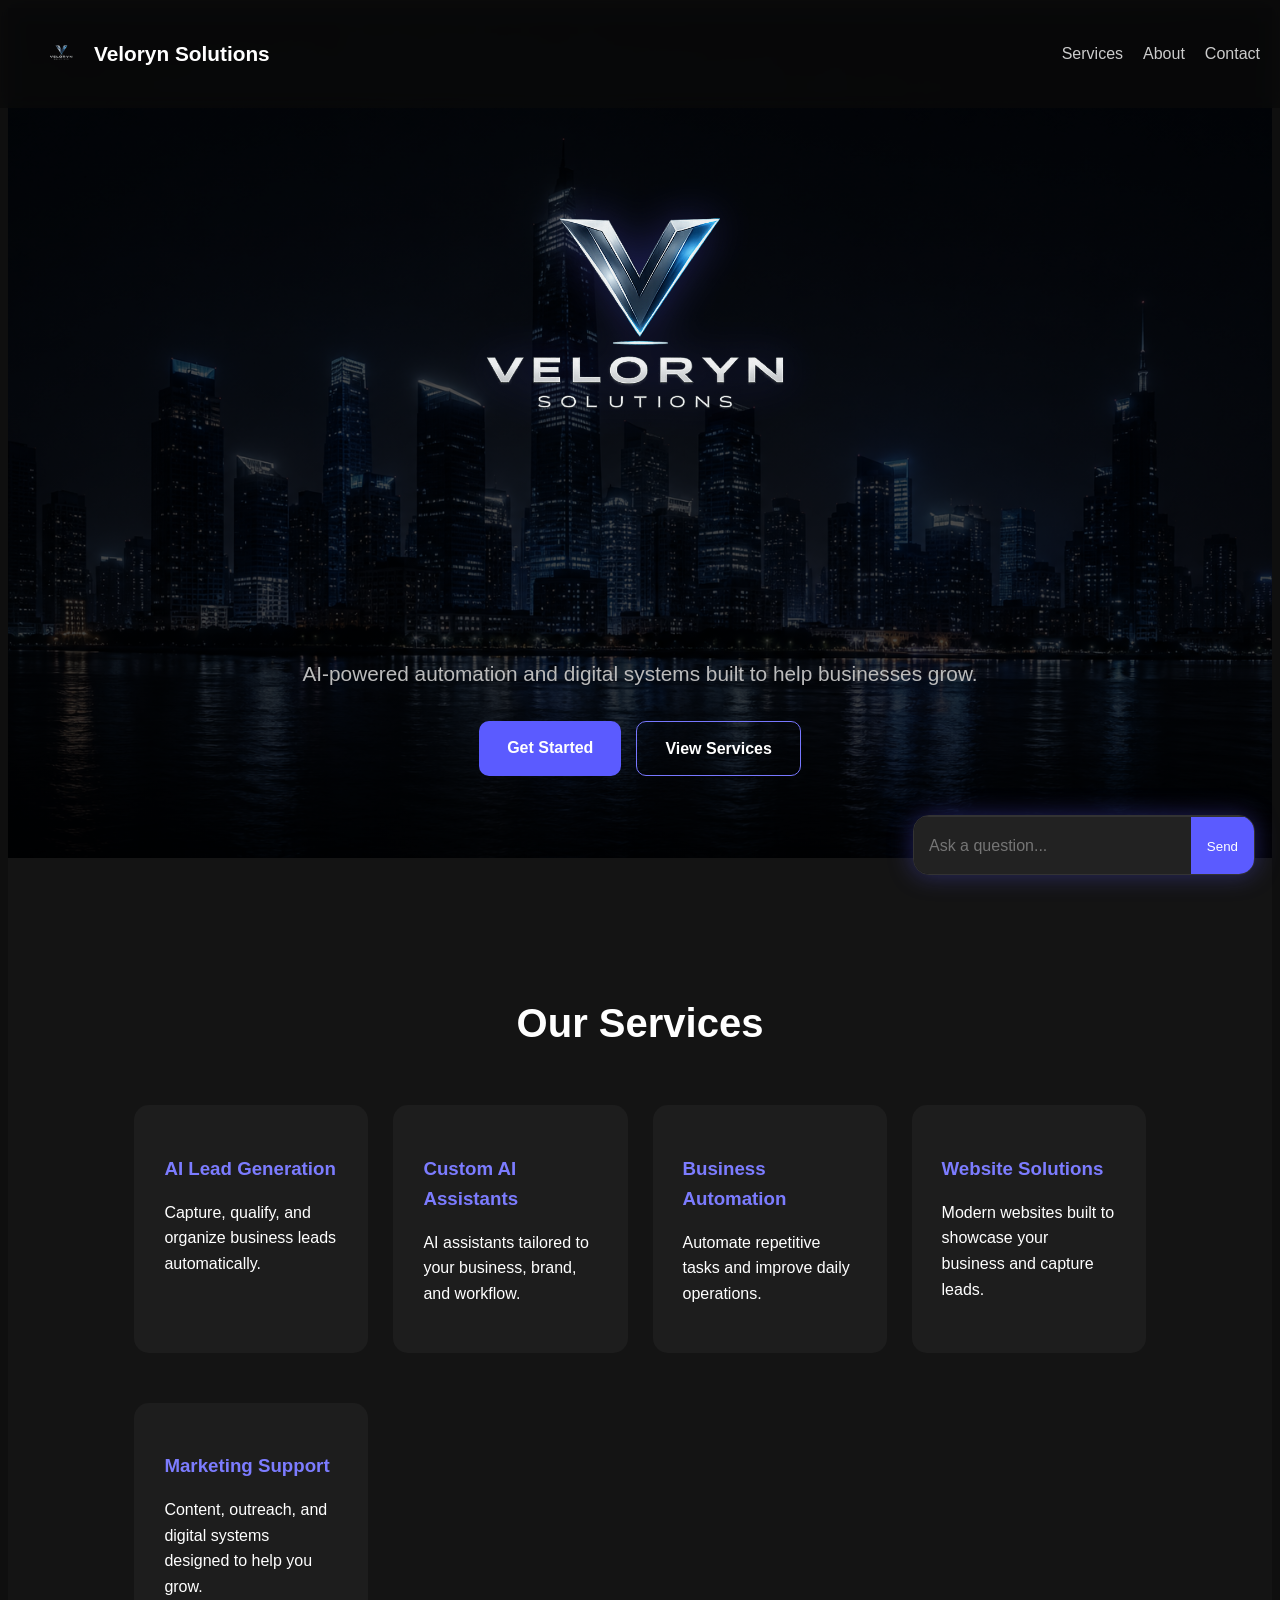
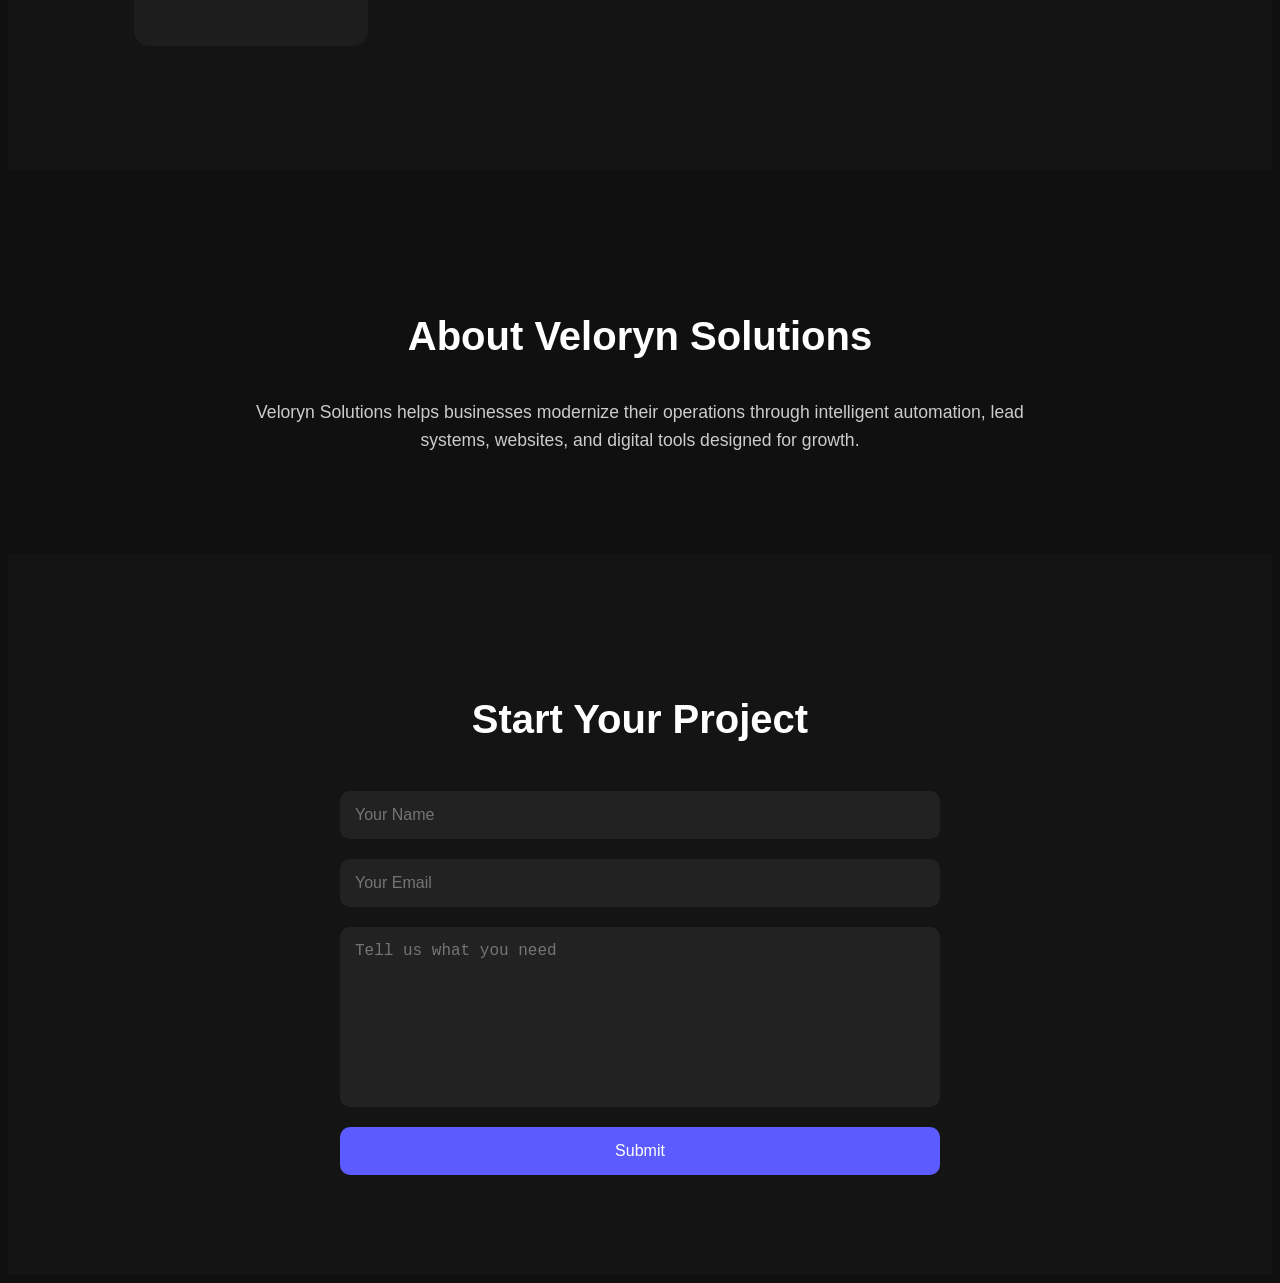
<file: index.html>
<!DOCTYPE html>
<html lang="en">
<head>
    <meta charset="UTF-8">
    <meta name="viewport" content="width=device-width, initial-scale=1.0">
    <title>Veloryn Solutions</title>
    <link rel="stylesheet" href="style.css">
</head>

<body>
    <nav>
    <div class="logo-area">
    <img src="images/logo.png" alt="Veloryn Logo">
    <h2>Veloryn Solutions</h2>
</div>

    <div class="nav-links">
        <a href="#services">Services</a>
        <a href="#about">About</a>
        <a href="#contact">Contact</a>
    </div>
</nav>

    </nav>

    <header>
        <img src="images/logo.png"
            alt="Veloryn Solutions"
            class="hero-logo">

        <p>
            AI-powered automation and digital systems built to help businesses grow.
        </p>

        <div class="hero-buttons">
            <a href="#contact" class="btn primary">Get Started</a>
            <a href="#services" class="btn secondary">View Services</a>
        </div>
    </header>

    <section id="services" class="services">
        <h2>Our Services</h2>

        <div class="service-grid">

            <div class="service-box">
                <h3>AI Lead Generation</h3>
                <p>Capture, qualify, and organize business leads automatically.</p>
            </div>

            <div class="service-box">
                <h3>Custom AI Assistants</h3>
                <p>AI assistants tailored to your business, brand, and workflow.</p>
            </div>

            <div class="service-box">
                <h3>Business Automation</h3>
                <p>Automate repetitive tasks and improve daily operations.</p>
            </div>

            <div class="service-box">
                <h3>Website Solutions</h3>
                <p>Modern websites built to showcase your business and capture leads.</p>
            </div>

            <div class="service-box">
                <h3>Marketing Support</h3>
                <p>Content, outreach, and digital systems designed to help you grow.</p>
            </div>

        </div>
    </section>

    <section id="about" class="about">
        <h2>About Veloryn Solutions</h2>

        <p>
            Veloryn Solutions helps businesses modernize their operations through intelligent automation, lead systems, websites, and digital tools designed for growth.
        </p>
    </section>

    <section id="contact" class="contact">
    <h2>Start Your Project</h2>

    <form action="https://formsubmit.co/terrence191919@gmail.com" method="POST">
        <input type="hidden" name="_subject" value="New Veloryn Solutions Lead">

        <input type="text" name="name" placeholder="Your Name" required>

        <input type="email" name="email" placeholder="Your Email" required>

        <textarea name="message" placeholder="Tell us what you need" required></textarea>

        <button type="submit">Submit</button>
    </form>
</section>
<div class="chat-widget collapsed" id="chat-widget">
    <div class="chat-header" onclick="toggleChat()">Veloryn Assistant</div>

    <div id="chat-messages" class="chat-messages">
        <p><strong>Veloryn:</strong> Hi, I’m the Veloryn Assistant. Ask about websites, AI assistants, lead generation, automation, or pricing.</p>
    </div>

    <div class="chat-input-area">
        <input id="chat-input" type="text" placeholder="Ask a question..." onclick="expandChat()">
        <button onclick="sendMessage()">Send</button>
    </div>
</div>

<script src="script.js"></script>
</body>
</html>
</file>
<file: style.css>
* 
html {
    scroll-behavior: smooth;
}
{
    margin: 0;
    padding: 0;
    box-sizing: border-box;
}

body {
    background-color: #0f0f0f;
    color: white;
    font-family: Arial, sans-serif;
    line-height: 1.6;
}

/* HERO SECTION */

header {
    height: 90vh;

    display: flex;
    flex-direction: column;
    justify-content: center;
    align-items: center;

    text-align: center;

    background-image:
    linear-gradient(
        rgba(0,0,0,0.65),
        rgba(0,0,0,0.75)
    ),
    url("images/city.png");

background-size: cover;
background-position: center;
background-repeat: no-repeat;
    

    padding: 20px;
}

header h1 {
    font-size: 4rem;
    margin-bottom: 20px;

    letter-spacing: 2px;
}

header p {
    font-size: 1.3rem;

    color: #bbbbbb;

    margin-bottom: 30px;
}

header button {
    padding: 15px 35px;

    border: none;

    border-radius: 10px;

    background-color: #5b5bff;

    color: white;

    font-size: 1rem;

    cursor: pointer;

    transition: 0.3s;
}

header button:hover {
    background-color: #7777ff;

    transform: scale(1.05);
}

/* SERVICES */

.services {
    padding: 100px 10%;

    background-color: #141414;
}

.services h2 {
    text-align: center;

    font-size: 2.5rem;

    margin-bottom: 50px;
}

.service-box {
    background-color: #1d1d1d;

    padding: 30px;

    margin-bottom: 25px;

    border-radius: 15px;

    transition: 0.3s;
}

.service-box:hover {
    transform: translateY(-5px);

    background-color: #252525;
}

.service-box h3 {
    margin-bottom: 15px;

    color: #7c7cff;
}

/* ABOUT */

.about {
    padding: 100px 10%;

    text-align: center;

    background-color: #101010;
}

.about h2 {
    font-size: 2.5rem;

    margin-bottom: 30px;
}

.about p {
    max-width: 800px;

    margin: auto;

    color: #cccccc;

    font-size: 1.1rem;
}

/* CONTACT */

.contact {
    padding: 100px 10%;

    background-color: #141414;
}

.contact h2 {
    text-align: center;

    font-size: 2.5rem;

    margin-bottom: 40px;
}

form {
    max-width: 600px;

    margin: auto;

    display: flex;
    flex-direction: column;
}

input,
textarea {
    margin-bottom: 20px;

    padding: 15px;

    border: none;

    border-radius: 10px;

    background-color: #222222;

    color: white;

    font-size: 1rem;
}

textarea {
    height: 150px;

    resize: none;
}

form button {
    padding: 15px;

    border: none;

    border-radius: 10px;

    background-color: #5b5bff;

    color: white;

    font-size: 1rem;

    cursor: pointer;

    transition: 0.3s;
}

form button:hover {
    background-color: #7777ff;
}
nav {
    position: fixed;
    top: 0;
    left: 0;

    width: 100%;

    padding: 20px 40px;

    display: flex;
    justify-content: space-between;
    align-items: center;

    background: rgba(10, 10, 10, 0.75);

    backdrop-filter: blur(10px);

    z-index: 1000;
}
.nav-links {
    display: flex;
    align-items: center;
    gap: 20px;

    margin-right: 60px;
}
nav h2 {
    font-size: 1.3rem;
}

.nav-links a {
    color: #cccccc;

    text-decoration: none;

    font-size: 1rem;

    transition: 0.3s;
}

.nav-links a:hover {
    color: #7c7cff;
}

.nav-links a:hover {
    color: #7c7cff;
}

.hero-buttons {
    display: flex;
    gap: 15px;
}

.btn {
    padding: 14px 28px;
    border-radius: 10px;
    text-decoration: none;
    font-weight: bold;
    transition: 0.3s ease;
}
.btn:hover {
    transform: translateY(-3px);
    opacity: 0.9;
}
.primary {
    background: #5b5bff;
    color: white;
}

.secondary {
    border: 1px solid #7777ff;
    color: white;
}

.service-grid {
    display: grid;
    grid-template-columns: repeat(auto-fit, minmax(220px, 1fr));
    gap: 25px;
}
section {
    animation: fadeInUp 1s ease;
}

@keyframes fadeInUp {

    from {
        opacity: 0;
        transform: translateY(30px);
    }

    to {
        opacity: 1;
        transform: translateY(0);
    }
}
.logo-area {
    display: flex;
    align-items: center;
    gap: 12px;
}

.logo-area img {
    width: 42px;
    height: 42px;

    object-fit: cover;

    border-radius: 10px;
}
.hero-logo {
    width: 850px;
    max-width: 95%;

    margin-top: -40px;
    margin-bottom: 20px;

    opacity: 0.96;

    filter:
        drop-shadow(0 0 22px rgba(91, 91, 255, 0.32));
}
.chat-widget {
    position: fixed;
    bottom: 25px;
    right: 25px;
    width: 340px;
    background: #111;
    border: 1px solid #333;
    border-radius: 16px;
    overflow: hidden;
    box-shadow: 0 0 25px rgba(91, 91, 255, 0.35);
    z-index: 2000;
}

.chat-header {
    background: #5b5bff;
    padding: 14px;
    font-weight: bold;
}

.chat-messages {
    height: 260px;
    padding: 15px;
    overflow-y: auto;
    font-size: 0.95rem;
}

.chat-input-area {
    display: flex;
    border-top: 1px solid #333;
}

.chat-input-area input {
    flex: 1;
    margin: 0;
    border-radius: 0;
}

.chat-input-area button {
    padding: 0 16px;
    background: #5b5bff;
    color: white;
    border: none;
}
.chat-widget.collapsed {
    height: 58px;
}

.chat-widget.collapsed .chat-header,
.chat-widget.collapsed .chat-messages {
    display: none;
}

.chat-widget.collapsed .chat-input-area {
    height: 58px;
}
</file>
